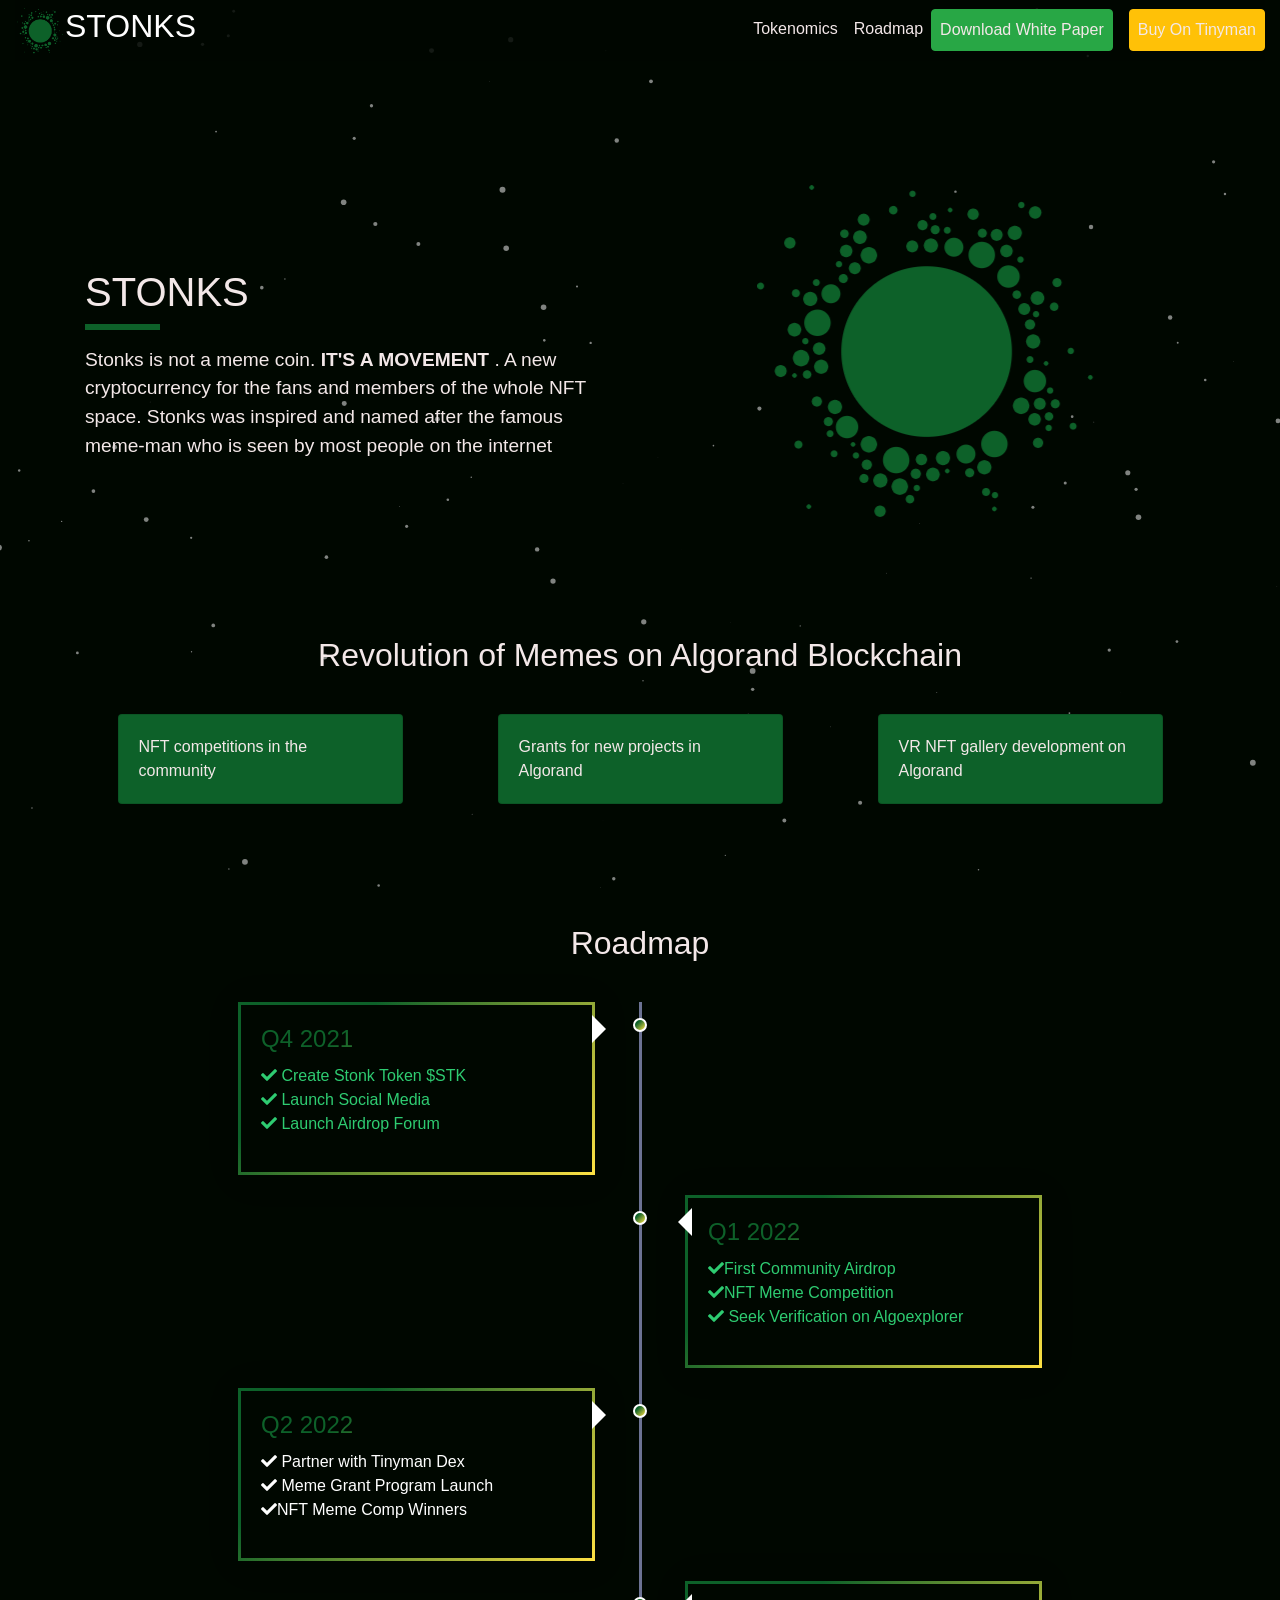
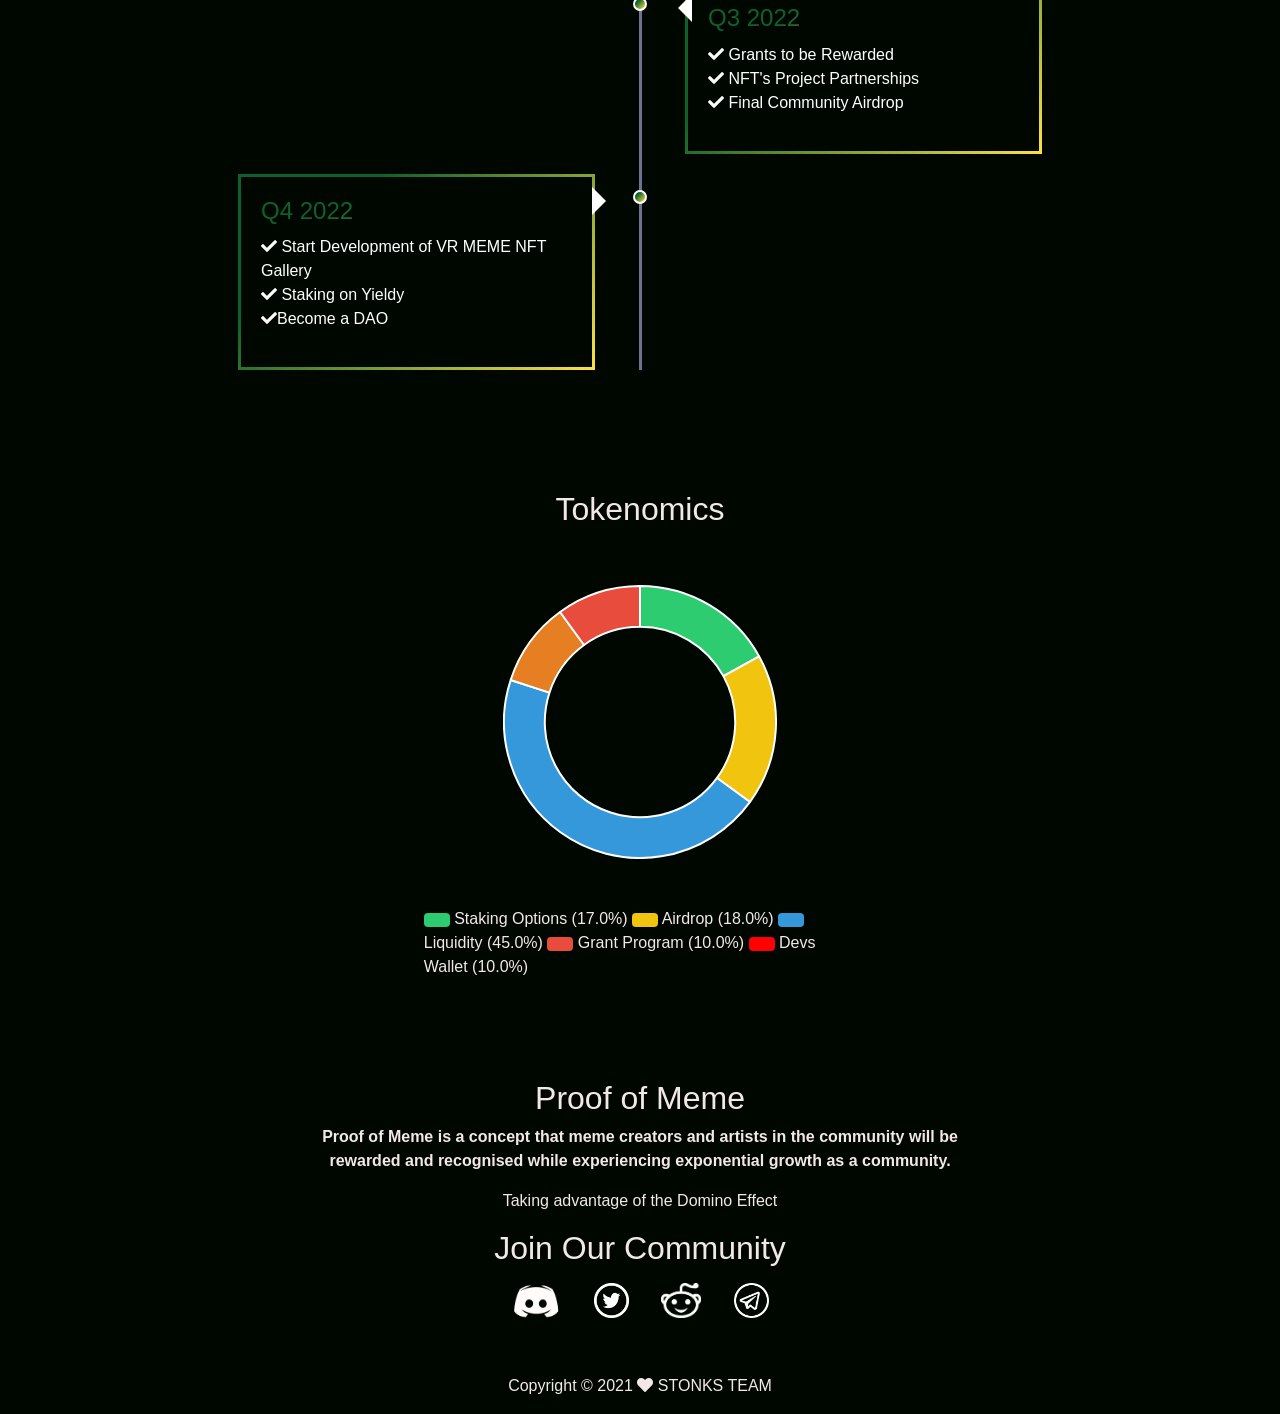
<file: index.html>
<!DOCTYPE html>
<html lang="en">
<head>
    <meta charset="UTF-8">
    <meta http-equiv="X-UA-Compatible" content="IE=edge">
    <meta name="description" content="First crypto ever powered by Proof of Memes all on Algorand">
    <meta name="keywords" content="Stonk, Stonks, Stonk Airdrop">
    <meta name="viewport" content="width=device-width, initial-scale=1.0">
    <link rel="shortcut icon" href="/images/favicon.png" type="image/png">
    <link rel="stylesheet" href="https://maxcdn.bootstrapcdn.com/bootstrap/4.0.0/css/bootstrap.min.css" integrity="sha384-Gn5384xqQ1aoWXA+058RXPxPg6fy4IWvTNh0E263XmFcJlSAwiGgFAW/dAiS6JXm" crossorigin="anonymous">
    <link rel="stylesheet" href="https://cdnjs.cloudflare.com/ajax/libs/font-awesome/5.3.0/css/all.min.css" integrity="sha512-UJqci0ZyYcQ0AOJkcIkUCxLS2L6eNcOr7ZiypuInvEhO9uqIDi349MEFrqBzoy1QlfcjfURHl+WTMjEdWcv67A==" crossorigin="anonymous" referrerpolicy="no-referrer" />
    <link rel="stylesheet" href="styles/style.css">
    <link rel="stylesheet" href="wowjs/css/animate.css">
    <title>STONKS</title>
</head>
<body>
    <div class="container__large sticky-top container-fluid text-white">
        <nav class="navbar navbar-expand-lg p-0">
            <a href="/" class="navbar-brand d-flex wow align-items-center fadeIn">
                <img src="./images/Stonks_small_transparent.png" width="50" alt="Stonks Logo" class="logo__img">
                <h2 id="logoName" class="text-white">STONKS</h2>
            </a>
            <div id="navbarNavDropdown" class="collapse navbar-collapse">
                <ul class="navbar-nav ml-auto main-nav">
                    <li class="nav-item"><a href="#Tokenomics" class="nav-link">Tokenomics</a></li>
                    <li class="nav-item"><a href="#roadmap" class="nav-link">Roadmap</a></li>
                    <li class="nav-item"><a class="btn btn-success mr-3 nav-link" href="./Stonks Whitepaper.pdf"> Download White Paper</a></li>
                    <li class="nav-item"><a class="btn btn-warning nav-link" href="#"> Buy On Tinyman</a></li>
                </ul>
            </div>
            <button id="open" class="navbar-toggler">
                    <span class="fa fa-bars"></span>
            </button>
        </nav>
        
        <div id="mobile-dropdown" class="d-none d-md-none">
            <button id="close" class="navbar-toggler">
                <span class="fa fa-times"></span>
            </button>
            <ul class="navbar-nav marg">
                <li class="nav-item"><a class="nav-link" href="#Tokenomics">Tokenomics</a></li>
                <li class="nav-item"><a class="nav-link" href="#roadmap">Roadmap</a></li>
                <li class="nav-item col-6 mb-2"><a class="btn btn-success nav-link" href="Stonks Whitepaper.pdf"> Download White Paper</a></li>
                <li class="nav-item col-6"><a class="btn btn-warning nav-link" href="#"> Buy On Tinyman</a></li>
            </ul>
        </div>
    </div>
    <main>
        <section class="container">
            <div class="row justify-content-around align-items-center">
                <div class="mt-5 col-md-6">
                    <h1 class="wow fadeIn">STONKS</h1>
                    <div><span class="wow slideInLeft y126__sas"></span></div>
                    <p class="mt-3 p-text">
                        Stonks is not a meme coin. <strong> IT'S A MOVEMENT</strong> . A new cryptocurrency for the fans and members of the whole NFT space. Stonks was inspired and named after the famous meme-man who is seen by most people on the internet
    
                    </p>
                </div>
                <div class=" col-md-6 wow fadeInUp">
                    <img src="images/Stonks_small_transparent.png" class="mx-auto d-block" alt="banner image">
                </div>
            </div>
            <div class="bubble" id="particles-js"></div>
        </section>
        <section class="wow fadeInUp container">
            <h2 class="text-center heading">Revolution of Memes on Algorand Blockchain</h2>
            <div class="row wow fadeInUp justify-content-around align-items-start">
                <div class="col-10 card wow fadeInUp col-md-3">
                    NFT competitions in the community
                </div>
                <div class="col-10 wow fadeInUp card col-md-3">
                    Grants for new projects in Algorand
                </div>
                <div class="col-10 wow fadeInUp card col-md-3">
                    VR NFT gallery development on Algorand
                </div>
            </div>
                
        </section>
        <section class="container" id="roadmap">
            <h2 class="text-center heading wow fadeInUp">Roadmap</h2>
        <div class="row">
            <div class="col-12">
                <div class="timeline">
                    <div class="timeline-wrapper wow fadeInUp">
                        <div class="timeline-badge"></div>
                        <div class="timeline-panel">
                            <div class="timeline-heading">
                                <h4 class="timeline-title">Q4 2021</h4>
                            </div>
                            <div class="timeline-body">
                                <p>
                                    <span class="done">
                                        <i class="fas fa-check"></i> Create Stonk Token $STK 
                                    </span>
                                    <br>
                                    <span class="done">
                                        <i class="fas fa-check"></i> Launch Social Media 
                                    </span>
                                    <br>
                                    <span class="done">
                                        <i class="fas fa-check"></i> Launch Airdrop Forum
                                    </span>
                                </p>
                            </div>
                        </div>
                    </div>
                    <div class="timeline-wrapper timeline-inverted wow fadeInUp">
                        <div class="timeline-badge"></div>
                        <div class="timeline-panel">
                            <div class="timeline-heading">
                                <h4 class="timeline-title">Q1 2022</h4>
                            </div>
                            <div class="timeline-body">
                                <p>
                                    <span class="done" >
                                        <i class="fas fa-check"></i>First Community Airdrop
                                    </span>
                                    <br>
                                    <span class="done">
                                        <i class="fas fa-check"></i>NFT Meme Competition 
                                    </span>
                                    <br>
                                    <span class="done">
                                        <i class="fas fa-check"></i></i>  Seek Verification on Algoexplorer 
                                    </span>
                                </p>
                            </div>
                        </div>
                    </div>
                    <div class="timeline-wrapper wow fadeInUp">
                        <div class="timeline-badge"></div>
                        <div class="timeline-panel">
                            <div class="timeline-heading">
                                <h4 class="timeline-title">Q2 2022</h4>
                            </div>
                            <div class="timeline-body">
                                <p>
                                    <span>
                                        <i class="fas fa-check"></i> Partner with Tinyman Dex
                                    </span>
                                    <br>
                                    <span>
                                        <i class="fas fa-check"></i> Meme Grant Program Launch
                                    </span>
                                    <br>
                                    <span >
                                        <i class="fas fa-check"></i>NFT Meme Comp Winners
                                    </span>
                                </p>
                            </div>
                        </div>
                    </div>
                    <div class="timeline-wrapper timeline-inverted wow fadeInUp">
                        <div class="timeline-badge"></div>
                        <div class="timeline-panel">
                            <div class="timeline-heading">
                                <h4 class="timeline-title">Q3 2022</h4>
                            </div>
                            <div class="timeline-body">
                                <p>
                                    <span>
                                        <i class="fas fa-check"></i> Grants to be Rewarded
                                    </span>
                                    <br>
                                    <span>
                                        <i class="fas fa-check"></i> NFT's Project Partnerships
                                    </span>
                                    <br>
                                    <span>
                                        <i class="fas fa-check"></i> Final Community Airdrop 
                                    </span>
                                </p>
                            </div>
                        </div>
                    </div>
                    <div class="timeline-wrapper wow fadeInUp">
                        <div class="timeline-badge"></div>
                        <div class="timeline-panel">
                            <div class="timeline-heading">
                                <h4 class="timeline-title">Q4 2022</h4>
                            </div>
                            <div class="timeline-body">
                                <p>
                                    <span>
                                        <i class="fas fa-check"></i> Start Development of VR MEME NFT Gallery
                                    </span>
                                    <br>
                                    <span>
                                        <i class="fas fa-check"></i> Staking on Yieldy
                                    </span>
                                    <br>
                                    <span >
                                        <i class="fas fa-check"></i>Become a DAO
                                    </span>
                                </p>
                            </div>
                        </div>
                    </div>
                </div>
            </div>
        </div>
    </div>
</section>
        <section id="Tokenomics" class="container wow fadeInUp">
            <h2 class="text-center wow fadeInUp">Tokenomics</h2>
            <div>
                <div class=" mx-auto wow fadeInUp col-9 col-md-4 p-5">
                    <canvas id="chart"  ></canvas>
                  </div>
                <div class="col-md-5 wow fadeInUp col-10 mx-auto" id="legend">
                    <button type="button" class="btn" style="background: #2ecc71;"></button> Staking Options (17.0%)
                    <button type="button" class="btn" style="background: #f1c40f;"></button>  Airdrop (18.0%)
                    <button type="button" class="btn" style="background: #3498db;"></button> Liquidity (45.0%)
                    <button type="button" class="btn" style="background: #e74c3c;"></button> Grant Program (10.0%)
                    <button type="button" class="btn" style="background: #FF0000;"></button> Devs Wallet (10.0%)
                    
                    
                    
                </div>
            </div>
         </div> 
        </section>
        <section class="container wow fadeInUp text-center">
            <h2>Proof of Meme</h2>
            <p class="col-md-8 mx-auto"><strong>Proof of Meme is a concept that meme creators and artists in
                the community will be rewarded and recognised while
                experiencing exponential growth as a community.</strong> </p>
                <p>Taking advantage of the Domino Effect</p>
        </section>
    </main>
    <footer>
        <h2 class="text-center wow fadeInUp">Join Our Community</h2>
        <div class="col-md-3 mx-auto">
            <div class="d-flex align-items-center justify-content-around">
                <a href="https://discord.gg/wM3uvUqQhS" class="d-block"><img src="images/discord-icon-43736.png" width="50" alt="discord"></a>
                <a href="https://twitter.com/StonksToken" class="d-block"><img src="images/twitter.png" width="35" alt="twitter"></a>
                <a href="https://www.reddit.com/r/StonksALGORAND?utm_medium=android_app&utm_source=share" class="d-block"><img class="d-block" src="images/reddit.png" width="40" alt="reddit"></a>
                <a href="https://t.me/StonksSTK" class="d-block"><img class="d-block" src="images/telegram.png" width="35" alt="telegram"></a>
            </div>
        </div>
        <p class="text-center mt-5">Copyright &copy; 2021 <span class="fa fa-heart"> </span> STONKS TEAM</p>
    </footer>


    <script src="https://code.jquery.com/jquery-3.2.1.slim.min.js" integrity="sha384-KJ3o2DKtIkvYIK3UENzmM7KCkRr/rE9/Qpg6aAZGJwFDMVNA/GpGFF93hXpG5KkN" crossorigin="anonymous"></script>
    <script src="https://cdnjs.cloudflare.com/ajax/libs/popper.js/1.12.9/umd/popper.min.js" integrity="sha384-ApNbgh9B+Y1QKtv3Rn7W3mgPxhU9K/ScQsAP7hUibX39j7fakFPskvXusvfa0b4Q" crossorigin="anonymous"></script>
    <script src="https://maxcdn.bootstrapcdn.com/bootstrap/4.0.0/js/bootstrap.min.js" integrity="sha384-JZR6Spejh4U02d8jOt6vLEHfe/JQGiRRSQQxSfFWpi1MquVdAyjUar5+76PVCmYl" crossorigin="anonymous"></script>
    <script src="script/chart.js/dist/chart.min.js"></script>
    <script src="script/scroll.js"></script>
    <script src="wowjs/dist/wow.min.js"></script>
    <script src="./script/particles.js"></script>
    <script src="./script/bubbles.js"></script>
    <script src="./script/three.js"></script>
    <script src="script/index.js"></script>

</body>
</html>
</file>
<file: styles/style.css>
body{
    color: #f3e8e8;
    background-color: #000700;
}
.navbar *, #mobile-dropdown *{
    color: #f3e8e8;
}
.nav-link:hover, .green{
    color: #0d6129 !important;
}
.close{
    display: none;
}
.navbar{
    background-color: #000700d8 !important;
}
#mobile-dropdown{
    position: absolute !important;
    width: 100% !important;
    height: 100vh !important;
    top: 0 ;
    position: relative;
    z-index: 100;
    background-color: #000700d8 !important;
}
#close{
    margin-top: 25px;
    right: 25px;
    position: absolute;
}
.marg{
    margin-top: 80px;
}

section{
    margin-top: 100px;
}

.y126__sas{
    width: 75px;;
    height:6px;
    background-color:#0d6129;
    display:block
}
.p-text{
    font-size: larger;
    font-weight: 400;
}
ul.roadmap {
    list-style-type: none;
  }
  
  /* Timeline */
  .timeline {
    list-style: none;
    padding: 0;
    position: relative;
  }
  
  .timeline:before {
    top: 0;
    bottom: 0;
    position: absolute;
    content: " ";
    width: 3px;
    background-color: #6c7293;
    left: 50%;
    margin-left: -1.5px;
  }
  
  .timeline .timeline-wrapper {
    display: block;
    margin-bottom: 20px;
    position: relative;
    width: 100%;
    padding-right: 90px;
  }
  
  .timeline .timeline-wrapper:before {
    content: " ";
    display: table;
  }
  
  .timeline .timeline-wrapper:after {
    content: " ";
    display: table;
    clear: both;
  }
  
  .timeline .timeline-wrapper .timeline-panel {
    border-radius: 2px;
    padding: 20px;
    position: relative;
    background: transparent;
    box-shadow: 1px 2px 35px 0 rgba(1, 1, 1, 0.1);
    width: 35%;
    margin-left: 15%;
    border-style: solid;
    border-image: linear-gradient(315deg, #fce043 0%, #0d6129 74%) 0.7;
  }
  
  .timeline .timeline-wrapper .timeline-panel:before {
    position: absolute;
    top: 0;
    width: 100%;
    height: 2px;
    content: "";
    left: 0;
    right: 0;
  }
  
  .timeline .timeline-wrapper .timeline-panel:after {
    position: absolute;
    top: 10px;
    right: -14px;
    display: inline-block;
    border-top: 14px solid transparent;
    border-left: 14px solid #ffffff;
    border-right: 0 solid #ffffff;
    border-bottom: 14px solid transparent;
    content: " ";
  }
  
  .timeline .timeline-wrapper .timeline-panel .timeline-title {
    background: linear-gradient(315deg, #fce043 0%, #0d6129 74%);
    -webkit-background-clip: text;
    -webkit-text-fill-color: transparent;
    margin-top: 0;
    text-transform: uppercase;
    margin-bottom: 10px;
  }
  
  .timeline .timeline-wrapper .timeline-panel .timeline-body p + p {
    margin-top: 5px;
  }
  
  .timeline .timeline-wrapper .timeline-panel .timeline-body ul {
    margin-bottom: 0;
  }
  
  .timeline .timeline-wrapper .timeline-panel .timeline-footer span {
    font-size: .6875rem;
  }
  
  .timeline .timeline-wrapper .timeline-panel .timeline-footer i {
    font-size: 1.5rem;
  }
  
  .timeline .timeline-wrapper .timeline-badge {
    background: linear-gradient(315deg, #fce043 0%, #0d6129 74%);
    width: 14px;
    height: 14px;
    position: absolute;
    top: 16px;
    left: calc(50% - 7px);
    z-index: 10;
    border-top-right-radius: 50%;
    border-top-left-radius: 50%;
    border-bottom-right-radius: 50%;
    border-bottom-left-radius: 50%;
    border: 2px solid #ffffff;
  }
  
  .timeline .timeline-wrapper .timeline-badge i {
    color: #ffffff;
  }
  
  .timeline .timeline-wrapper.timeline-inverted {
    padding-right: 0;
    padding-left: 90px;
  }
  
  .timeline .timeline-wrapper.timeline-inverted .timeline-panel {
    margin-left: auto;
    margin-right: 15%;
  }
  
  .timeline .timeline-wrapper.timeline-inverted .timeline-panel:after {
    border-left-width: 0;
    border-right-width: 14px;
    left: -10px;
    right: auto;
  }
  
  @media (max-width: 767px) {
    .timeline .timeline-wrapper {
      padding-right: 150px;
    }
    .timeline .timeline-wrapper.timeline-inverted {
      padding-left: 170px;
    }
    .timeline .timeline-wrapper .timeline-panel {
      width: 60%;
      margin-left: 0;
      margin-right: 0;
    }
  }
  
  @media (max-width: 576px) {
    .timeline .timeline-wrapper .timeline-panel {
      width: 68%;
    }
  }
  
  @-webkit-keyframes rotating /* Safari and Chrome */ {
    from {
      -webkit-transform: rotate(0deg);
      -o-transform: rotate(0deg);
      transform: rotate(0deg);
    }
    to {
      -webkit-transform: rotate(360deg);
      -o-transform: rotate(360deg);
      transform: rotate(360deg);
    }
  }
  @keyframes rotating {
    from {
      -ms-transform: rotate(0deg);
      -moz-transform: rotate(0deg);
      -webkit-transform: rotate(0deg);
      -o-transform: rotate(0deg);
      transform: rotate(0deg);
    }
    to {
      -ms-transform: rotate(360deg);
      -moz-transform: rotate(360deg);
      -webkit-transform: rotate(360deg);
      -o-transform: rotate(360deg);
      transform: rotate(360deg);
    }
  }
  .rotating {
    -webkit-animation: rotating 2s linear infinite;
    -moz-animation: rotating 2s linear infinite;
    -ms-animation: rotating 2s linear infinite;
    -o-animation: rotating 2s linear infinite;
    animation: rotating 2s linear infinite;
  }
  
  .timeline-body p span {
    color: #ffffff;
  }
  
  .timeline-body .done {
    color: #2ecc71;
  }
  
  .typing {
    font-size: 18px;
    line-height: 30px;
    margin-top: 10px;
    font-weight: 400;
    color: #ffffff;
  }
  
  .legend {
    text-align: center;
    position: relative;
    top: 50%;
    margin-top: 20px;
  }
  .legend button {
    margin: 0 5px 0 10px;
  }
  .chart_title {
    text-align: center;
    margin-bottom: 70px;
  }

/*card*/
.card{
    padding: 20px;
    background-color: #0d6129;
    margin-bottom: 20px;
}
.heading{
    margin-bottom: 40px;
}
.bubble{
  position: absolute;
  top: 0;
  left: 0;
  width: 100%;
  height: 100vh;
  z-index: -1;
}
</file>
